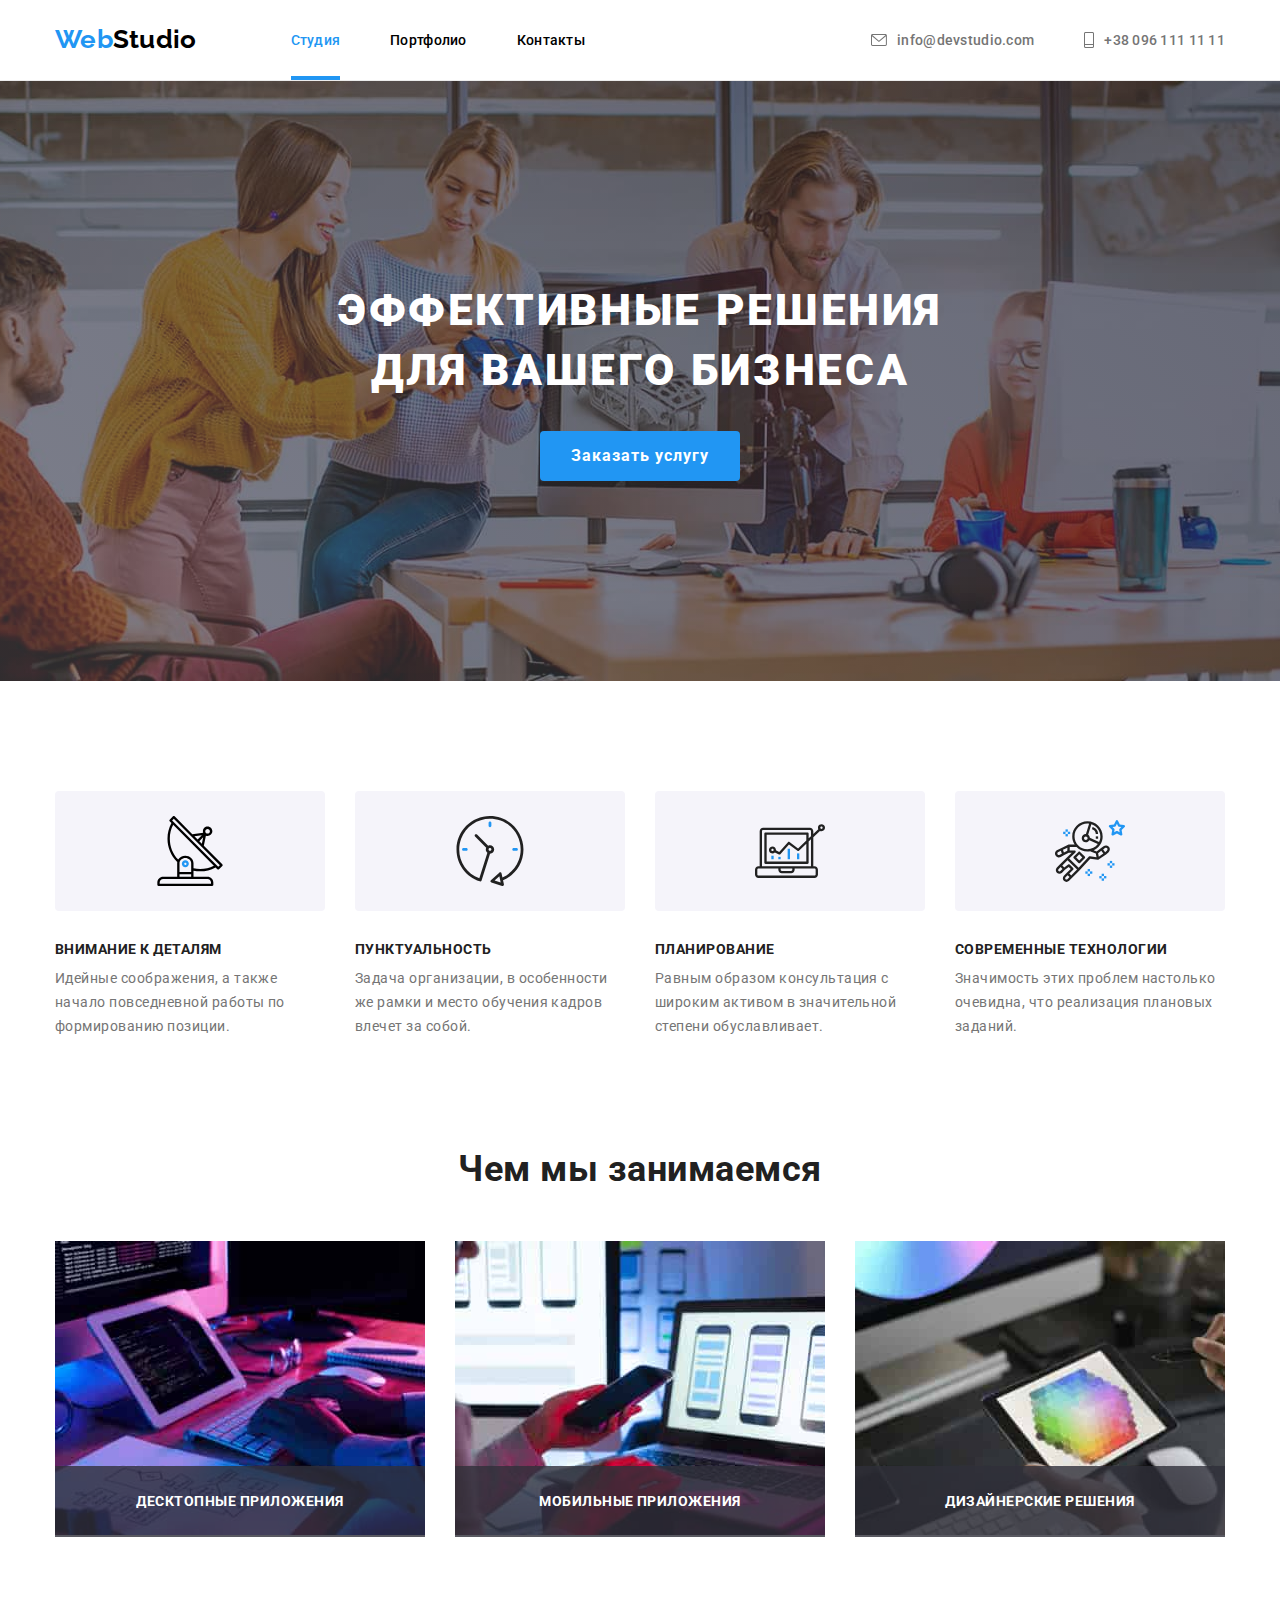
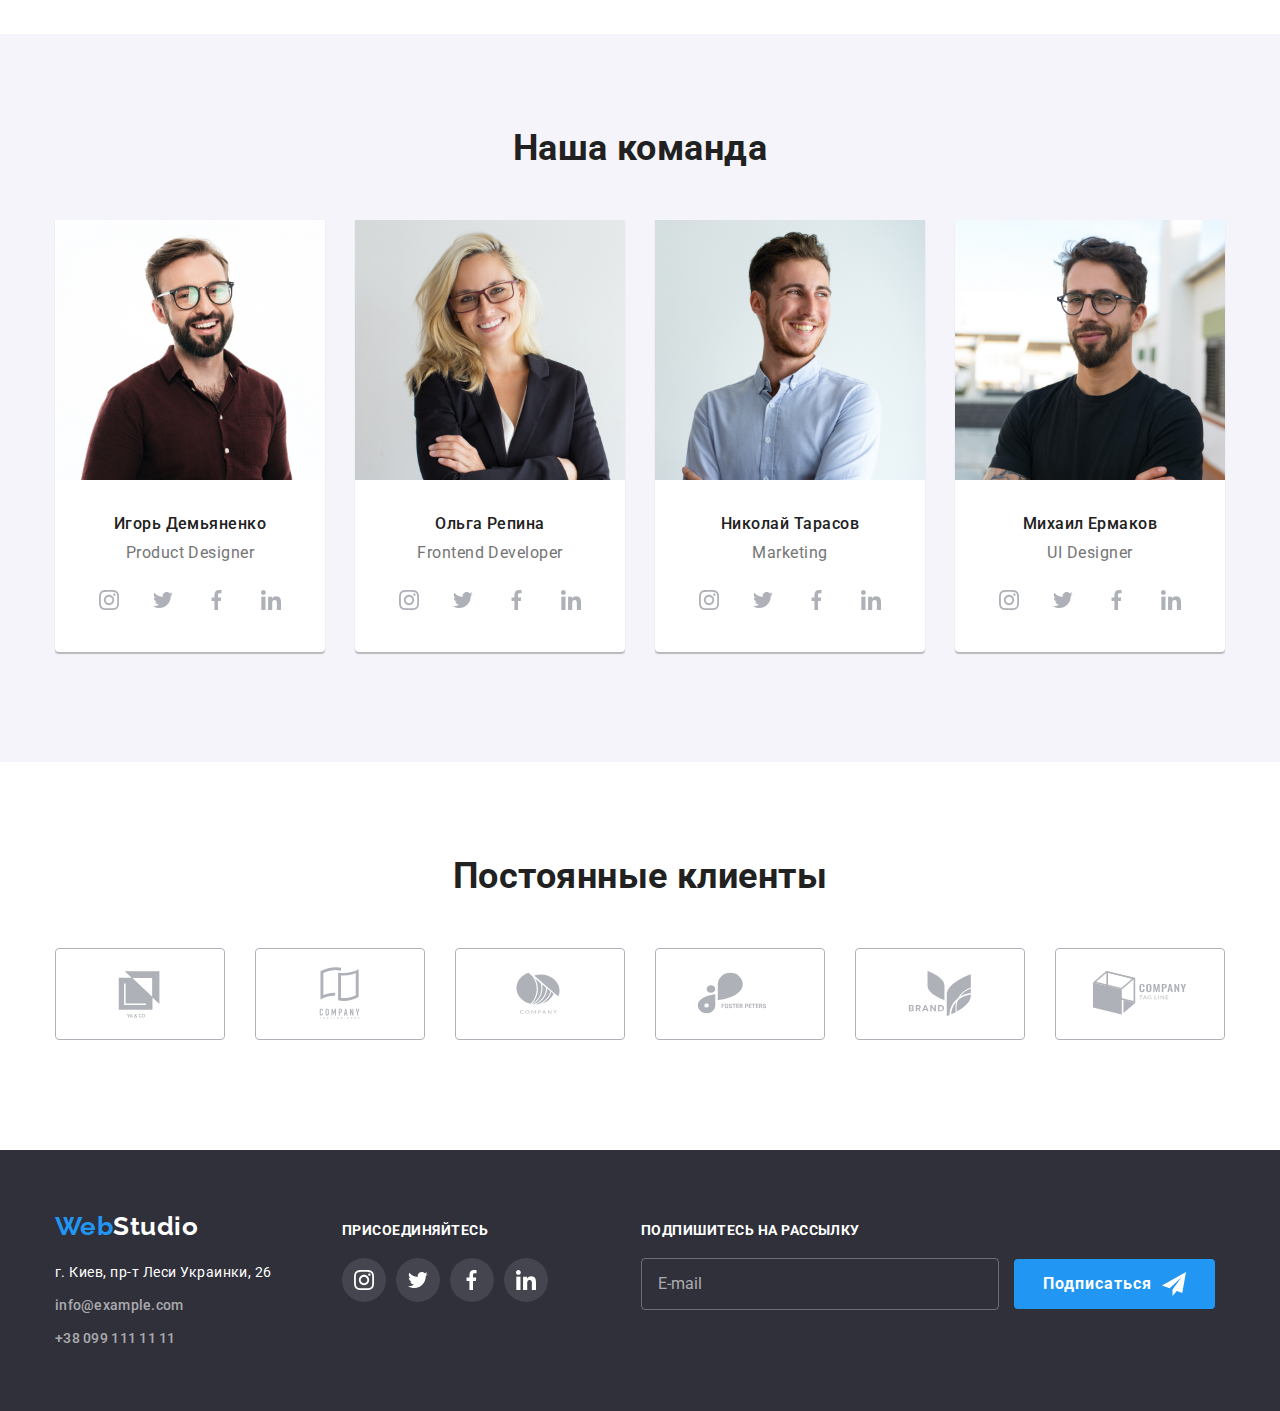
<file: index.html>
<!DOCTYPE html>
<html lang="ru">
  <head>
    <meta charset="UTF-8" />
    <meta http-equiv="X-UA-Compatible" content="IE=edge" />
    <meta name="viewport" content="width=device-width, initial-scale=1.0" />
    <title>Home work 1</title>
    
    <link rel="preconnect" href="https://fonts.gstatic.com" />
    <link
      href="https://fonts.googleapis.com/css2?family=Raleway:wght@700&family=Roboto:wght@400;500;700;900&display=swap"
      rel="stylesheet"/>
      

      <link rel="stylesheet" href="./css/main.min.css"/>
  </head>
  <body class="body">
    <header class="header">
      <div class="container">
      <nav class="navigation">
        <a class="logo" href="./index.html"><span class="word-web">Web</span>Studio</a>
        <ul class="navigation-list list">
          <li class="navigation-list__items"><a class="navigation-list__link current current" href="./index.html">Студия</a></li>
          <li class="navigation-list__items"><a class="navigation-list__link " href="./portfolio.html">Портфолио</a></li>
          <li class="navigation-list__items"><a class="navigation-list__link " href="">Контакты</a></li>
        </ul>
      </nav>
      <ul class="contact-list list">
        <li class="contact-list__item">
          <a class="contact-list__link" href="mailto:info@devstudio.com">
            <svg class="contact-list__svg-mail">
              <use href="./icon.svg/sprite.svg#sms"></use>
            </svg>
            info@devstudio.com</a>
        </li>
        <li class="contact-list__item">
          <a class="contact-list__link" href="tel:+380961111111">
            <svg class="contact-list__svg-phone">
                <use href="./icon.svg/sprite.svg#phone"></use>
              </svg>
            +38 096 111 11 11</a>
        </li>
      </ul>
      </div>
    </header>
    <main>
      <!--Наши преимущества -->
      <section class="s1-hero">
        <div class="container">
          <h1 class="s1-hero__heading">Эффективные решения для вашего бизнеса</h1>
           <button data-modal-open class="s1-hero__button" type="button">Заказать услугу</button>
         </div>
        </section>
      
        <!--main product-->
        <section class="s2 section">
          <div class="container">
        <ul class="advantages-list list">
          <li class="advantages-list__item">
            <div class="adv-icon">
              <svg class="adv-icon__svg">
                <use href="./icon.svg/sprite.svg#antenna"></use>
              </svg>
            </div>
            <h3 class="advantages-list__headings">Внимание к деталям</h3>

            <p class="advantages-list__text">
              Идейные соображения, а также начало повседневной работы по
              формированию позиции.
            </p>
          </li>

          <li class="advantages-list__item">
            <div class="adv-icon">
              <svg class="adv-icon__svg">
                <use href="./icon.svg/sprite.svg#clock"></use>
              </svg>
            </div>
            <h3 class="advantages-list__headings">Пунктуальность</h3>

            <p class="advantages-list__text">
              Задача организации, в особенности же рамки и место обучения кадров
              влечет за собой.
            </p>
          </li>
          <li class="advantages-list__item">
            <div class="adv-icon">
              <svg class="adv-icon__svg">
                <use href="./icon.svg/sprite.svg#diagram"></use>
              </svg>
            </div>
            <h3 class="advantages-list__headings">Планирование</h3>
            <p class="advantages-list__text">
              Равным образом консультация с широким активом в значительной степени обуславливает.
            </p>
          </li>

          <li class="advantages-list__item">
            <div class="adv-icon">
              <svg class="adv-icon__svg">
                <use href="./icon.svg/sprite.svg#astronaut"></use>
              </svg>
            </div>
            <h3 class="advantages-list__headings">Современные технологии</h3>

            <p class="advantages-list__text">
              Значимость этих проблем настолько очевидна, что реализация
              плановых заданий.
            </p>
          </li>
        </ul>
        </div>
      </section>

      <section class="s3 section">  
        <div class="container">
        <h2 class="section-heading">Чем мы занимаемся</h2>

        <ul class="work-type-list list">
          <li class="work-type-list__item">
            <img class="work-type-list__img" src="./image/img1.jpg" alt="Десктопные приложения" width="370" />
            <div class="work-type-list__description-div">
                <h3 class="work-type-list__description-text">Десктопные приложения</h3>
              </div>
          </li>
          <li class="work-type-list__item">
            <img class="work-type-list__img" src="./image/img2.jpg" alt="Мобильные приложения " width="370" />
            <div class="work-type-list__description-div">
                <h3 class="work-type-list__description-text">Мобильные приложения</h3>
              </div>
          </li>
          <li class="work-type-list__item">
            <img class="work-type-list__img" src="./image/img3.jpg" alt="Дизайнерские решения" width="370" />
            <div class="work-type-list__description-div">
                <h3 class="work-type-list__description-text">Дизайнерские решения</h3>
              </div>
          </li>
        </ul>
        </div>
      </section>
      <section class="s4 section">
        <div class="container">
        <h2 class="section-heading">Наша команда</h2>
        <ul class="team-list list">
            <li class="team-tile">
              <img src="./image//comand1.jpg" alt="Фото Игоря Демьяненко" width="270" />
              <div class="team-tile__text-area">
                <h3 class="team-tile__teammate-name">Игорь Демьяненко</h3>
                <p class="team-tile__position">Product Designer</p>
              </div>
              <ul class="social-list list">
                <li class="social-list__item">
                  <a class="social-list__link" href="">
                    <svg class="social-list__svg">
                      <use href="./icon.svg/sprite.svg#instagram"></use>
                    </svg>
                  </a>
                </li>
                <li class="social-list__item">
                  <a class="social-list__link" href="">
                    <svg class="social-list__svg">
                      <use href="./icon.svg/sprite.svg#twitter"></use>
                    </svg>
                  </a>
                </li>
                <li class="social-list__item">
                  <a class="social-list__link" href="">
                    <svg class="social-list__svg">
                      <use href="./icon.svg/sprite.svg#facebook"></use>
                    </svg>
                  </a>
                </li>
                <li class="social-list__item">
                  <a class="social-list__link" href="">
                    <svg class="social-list__svg">
                      <use href="./icon.svg/sprite.svg#linkedin"></use>
                    </svg>
                  </a>
                </li>
              </ul>
            </li>
            <li class="team-tile">
              <img src="./image/comand2.jpg" alt="Фото Ольги Репиной" width="270" />
              <div class="team-tile__text-area">
                <h3 class="team-tile__teammate-name">Ольга Репина</h3>
                <p class="team-tile__position">Frontend Developer</p>
              </div>
              <ul class="social-list list">
                <li class="social-list__item">
                  <a class="social-list__link" href="">
                    <svg class="social-list__svg">
                      <use href="./icon.svg/sprite.svg#instagram"></use>
                    </svg>
                  </a>
                </li>
                <li class="social-list__item">
                  <a class="social-list__link" href="">
                    <svg class="social-list__svg">
                      <use href="./icon.svg/sprite.svg#twitter"></use>
                    </svg>
                  </a>
                </li>
                <li class="social-list__item">
                  <a class="social-list__link" href="">
                    <svg class="social-list__svg">
                      <use href="./icon.svg/sprite.svg#facebook"></use>
                    </svg>
                  </a>
                </li>
                <li class="social-list__item">
                  <a class="social-list__link" href="">
                    <svg class="social-list__svg">
                      <use href="./icon.svg/sprite.svg#linkedin"></use>
                    </svg>
                  </a>
                </li>
              </ul>
            </li>
            <li class="team-tile">
              <img src="./image//comand3.jpg" alt="Фото Николая Тарасова" width="270" />
              <div class="team-tile__text-area">
                <h3 class="team-tile__teammate-name">Николай Тарасов</h3>
                <p class="team-tile__position">Marketing</p>
              </div>
              <ul class="social-list list">
                <li class="social-list__item">
                  <a class="social-list__link" href="">
                    <svg class="social-list__svg">
                      <use href="./icon.svg/sprite.svg#instagram"></use>
                    </svg>
                    
                  </a>
                </li>
                <li class="social-list__item">
                  <a class="social-list__link" href="">
                    <svg class="social-list__svg">
                      <use href="./icon.svg/sprite.svg#twitter"></use>
                    </svg>
                  </a>
                </li>
                <li class="social-list__item">
                  <a class="social-list__link" href="">
                    <svg class="social-list__svg">
                      <use href="./icon.svg/sprite.svg#facebook"></use>
                    </svg>
                  </a>
                </li>
                <li class="social-list__item">
                  <a class="social-list__link" href="">
                    <svg class="social-list__svg">
                      <use href="./icon.svg/sprite.svg#linkedin"></use>
                    </svg>
                  </a>
                </li>
              </ul>
            </li>
            <li class="team-tile">
              <img src="./image/comand4.jpg" alt="Фото Михаила Ермакова" width="270" />
              <div class="team-tile__text-area">
                <h3 class="team-tile__teammate-name">Михаил Ермаков</h3>
                <p class="team-tile__position">UI Designer</p>
              </div>
              <ul class="social-list list">
                <li class="social-list__item">
                  <a class="social-list__link" href="">
                    <svg class="social-list__svg">
                      <use href="./icon.svg/sprite.svg#instagram"></use>
                    </svg>
                  </a>
                </li>
                <li class="social-list__item">
                  <a class="social-list__link" href="">
                    <svg class="social-list__svg">
                      <use href="./icon.svg/sprite.svg#twitter"></use>
                    </svg>
                  </a>
                </li>
                <li class="social-list__item">
                  <a class="social-list__link" href="">
                    <svg class="social-list__svg">
                      <use href="./icon.svg/sprite.svg#facebook"></use>
                    </svg>
                  </a>
                </li>
                <li class="social-list__item">
                  <a class="social-list__link" href="">
                    <svg class="social-list__svg">
                      <use href="./icon.svg/sprite.svg#linkedin"></use>
                    </svg>
                </a>
              </li>
            </ul>
          </li>
        </ul>
        </div>
      </section>
      
      <section class="s5-clients section">
        <div class="container">
          <h2 class="section-heading">Постоянные клиенты</h2>
          <ul class="client-list list">
            <li>
              <a class="client-list__link" href="">
                <svg class="client-list__svg">
                  <use href="./icon.svg/sprite.svg#logo"></use>
                </svg>
              </a>
            </li>
            <li>
              <a class="client-list__link" href="">
                <svg class="client-list__svg">
                  <use href="./icon.svg/sprite.svg#logo-2"></use>
                </svg>
              </a>
            </li>
            <li>
              <a class="client-list__link" href="">
                <svg class="client-list__svg">
                  <use href="./icon.svg/sprite.svg#logo-3"></use>
                </svg>
              </a>
            </li>
            <li>
              <a class="client-list__link" href="">
                <svg class="client-list__svg">
                  <use href="./icon.svg/sprite.svg#logo-4"></use>
                </svg>
              </a>
            </li>
            <li>
              <a class="client-list__link" href="">
                <svg class="client-list__svg">
                  <use href="./icon.svg/sprite.svg#logo-5"></use>
                </svg>
              </a>
            </li>
            <li>
              <a class="client-list__link" href="">
                <svg class="client-list__svg">
                  <use href="./icon.svg/sprite.svg#logo-6"></use>
                </svg>
              </a>
            </li>
          </ul>
        </div>
      </section>
    </main>
    <footer class="footer">
      <div class="container">
        <div>
          <a class="logo" href="./index.html"><span>Web</span>Studio</a>
          <address class="address">г. Киев, пр-т Леси Украинки, 26</address>

          <ul class="contact-list list">
            <li>
              <a class="contact-list__link" href="mailto:info@example.com">info@example.com</a>
            </li>
            <li>
              <a class="contact-list__link" href="tel:+380991111111">+38 099 111 11 11</a>
            </li>
          </ul>
        </div>
        <div>
          <h2 class="align-title">присоединяйтесь</h2>
          <ul class="social-list list">
            <li class="social-list__item">
              <a class="social-list__link" href="">
                <svg class="social-list__svg">
                  <use href="./icon.svg/sprite.svg#instagram"></use>
                </svg>
              </a>
            </li>
            <li class="social-list__item">
              <a class="social-list__link" href="">
                <svg class="social-list__svg">
                  <use href="./icon.svg/sprite.svg#twitter"></use>
                </svg>
              </a>
            </li>
            <li class="social-list__item">
              <a class="social-list__link" href="">
                <svg class="social-list__svg">
                  <use href="./icon.svg/sprite.svg#facebook"></use>
                </svg>
              </a>
            </li>
            <li class="social-list__item">
              <a class="social-list__link" href="">
                <svg class="social-list__svg">
                  <use href="./icon.svg/sprite.svg#linkedin"></use>
                </svg>
              </a>
            </li>
          </ul>
        </div>
        <div class="follow">
          <h2 class="follow__title">Подпишитесь на рассылку</h2>
          <label for="email-to-follow">
            <input
              class="follow__input-email"
              type="email"
              name="email-to-follow"
              placeholder="E-mail"
            />
          </label>
          <button type="submit" class="follow__submit-button">
            Подписаться
            <svg class="follow__svg"><use href="./icon.svg/sprite2.svg#icon-follow"></use></svg>
          </button>
        </div>
      </div>
    </footer>

    <div data-modal class="modal is-hidden">
      <div class="modal-content">
        <button data-modal-close type="button" class="close-button">
          <svg class="close-button__icon-cross"><use href="./icon.svg/sprite2.svg#icon-close"></use></svg>
        </button>

        <b class="modal-content__title">Оставьте свои данные, мы вам перезвоним</b>

        <label class="modal-content__label-text modal-content__label" for="modal-imput-name"
          >Имя
          <input
            class="modal-content__imput-name modal-content__input"
            name="modal-imput-name"
            type="text"
          />
          <svg class="modal-content__input-svg">
            <use href="./icon.svg/sprite2.svg#icon-person"></use>
          </svg>
        </label>

        <label class="modal-content__label-text modal-content__label" for="modal-imput-tel"
          >Телефон
          <input
            class="modal-content__imput-tel modal-content__input"
            type="tel"
            name="modal-imput-tel"
          />
          <svg class="modal-content__input-svg">
            <use href="./icon.svg/sprite2.svg#icon-tell"></use>
          </svg>
        </label>

        <label class="modal-content__label-text modal-content__label" for="modal-imput-email"
          >Почта
          <input
            type="email"
            class="modal-content__imput-email modal-content__input"
            name="modal-imput-email"
          />
          <svg class="modal-content__input-svg">
            <use href="./icon.svg/sprite2.svg#icon-mail"></use>
          </svg>
        </label>

        <label class="modal-content__label-text" for="modal-comment">
          Комментарий
          <textarea
            class="modal-content__comment-area"
            name="modal-comment"
            placeholder="Введите текст"
          ></textarea>
        </label>

        <label class="modal-content__policy-label" for="modal-policy-check">
          <input
            class="modal-content__policy-check"
            type="checkbox"
            name="modal-policy-check"
            id="modal-policy-check"
          />
          <svg class="modal-content__policy-checkbox">
            <use href="./icon.svg/sprite2.svg#icon-yess"></use>
          </svg>
          Соглашаюсь с рассылкой и принимаю
          <a class="modal-content__link-policy" href=""> Условия договора</a>
        </label>

        <button class="modal-content__send-button" type="submit">Отправить</button>
      </div>
    </div>
    <script src="./js/modal.js"></script>
  </body>
</html>
</file>
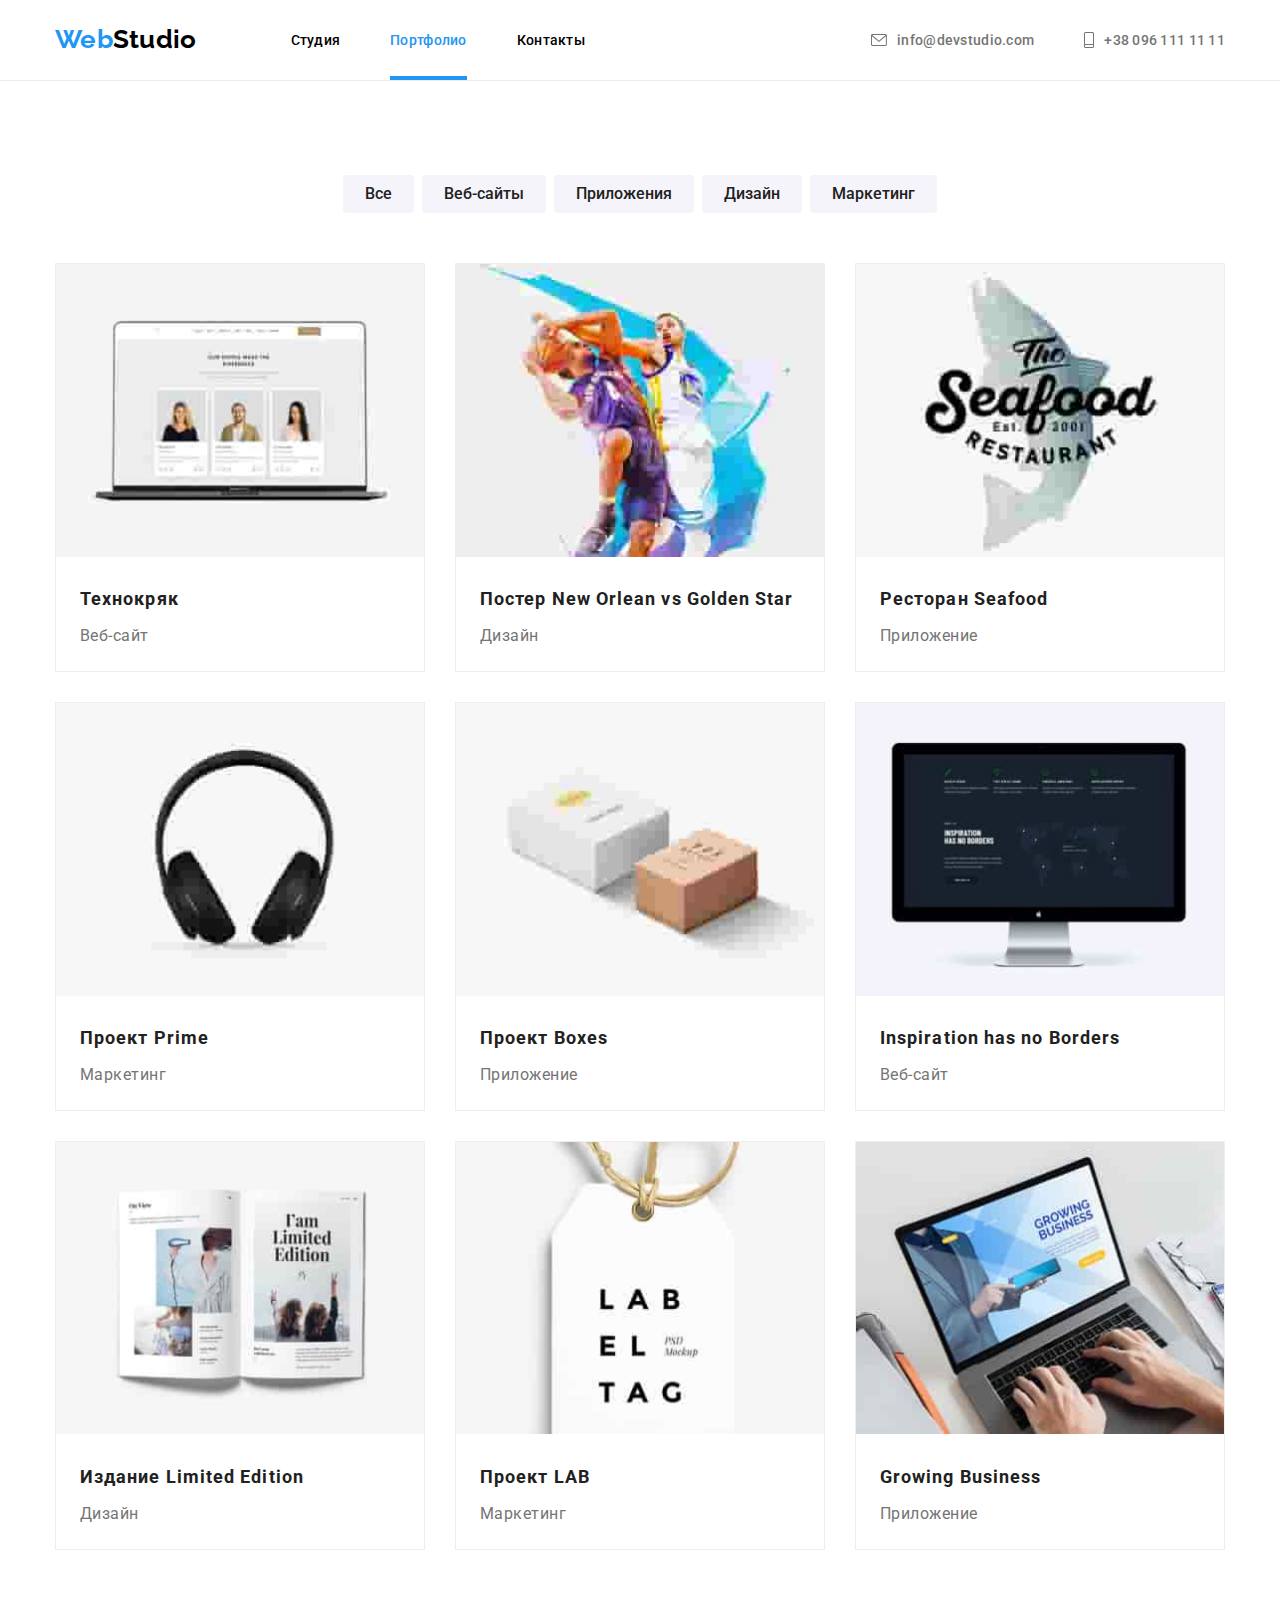
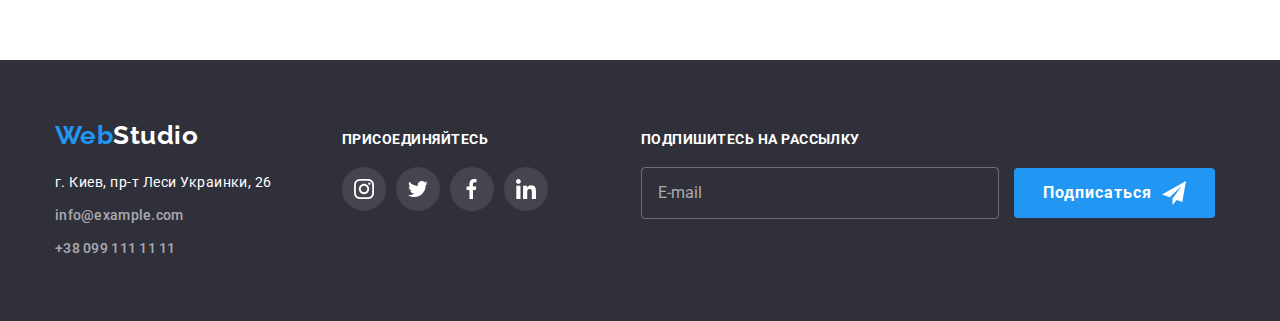
<file: portfolio.html>
<!DOCTYPE html>
<html lang="ru">
  <head>
    <meta charset="UTF-8" />
    <meta http-equiv="X-UA-Compatible" content="IE=edge" />
    <meta name="viewport" content="width=device-width, initial-scale=1.0" />
    <title>Portfolio</title>
    <link rel="preconnect" href="https://fonts.gstatic.com" />
    <link
      href="https://fonts.googleapis.com/css2?family=Raleway:wght@700&family=Roboto:wght@400;500;700&display=swap"
      rel="stylesheet"
    />
    
    <link rel="stylesheet" href="./css/main.min.css" />
    </head>
  <body class="body">
   <header class="header">
      <div class="container">
      <nav class="navigation">
        <a class="logo" href="./index.html"><span class="logotype">Web</span>Studio</a>
        <ul class="navigation-list list">
          <li class="navigation-list__items"><a class="navigation-list__link" href="./index.html">Студия</a></li>
          <li class="navigation-list__items"><a class="navigation-list__link current" href="./portfolio.html">Портфолио</a></li>
          <li class="navigation-list__items"><a class="navigation-list__link" href="">Контакты</a></li>
        </ul>
      </nav>
      <ul class="contact-list list">
        <li class="contact-list__item">
          <a class="contact-list__link" href="mailto:info@devstudio.com">
            <svg class="contact-list__svg-mail">
              <use href="./icon.svg/sprite.svg#sms"></use>
            </svg>info@devstudio.com</a>
        </li>
        <li class="contact-list__item">
          <a class="contact-list__link" href="tel:+380961111111">
            <svg class="contact-list__svg-phone">
              <use href="./icon.svg/sprite.svg#phone"></use>
            </svg>
            +38 096 111 11 11</a>
        </li>
      </ul>
      </div>
       </header>
    
    <main>
    
        <section class="section">
          <div class="container">
          <!--<h1> Наш продукт </h1>-->
          <ul class="filter-button-list list">
            <li> <button type="button" class="filter-button-list__button">Все</button></li>
            <li><button type="button" class="filter-button-list__button">Веб-сайты</button></li>
            <li><button type="button" class="filter-button-list__button">Приложения</button></li>
            <li><button type="button" class="filter-button-list__button">Дизайн</button></li>
            <li><button type="button" class="filter-button-list__button">Маркетинг</button></li>
          </ul>
          <!--features-->
          <ul class="portfolio-list list">
            <li class="portfolio-list__item">
              <a class="portfolio-list__link" href="">
                <div class="portfolio-list__item-container">
                  <div class="portfolio-list__img-wrapper-positioner">
              <img class="portfolio-list__img" src="./image/img11-2.jpg" alt="Монитор" width="370" />
               <div class="portfolio-list__hover-wrapper">
                      <p class="portfolio-list__item-description">
                        Технокряк это современная площадка распространения коронавируса. Компании
                        используют эту платформу для цифрового шпионажа и атак на защищённые сервера
                        конкурентов.
                      </p>
                    </div>
                    </div>
              <div class="portfolio-list__item-textarea">
              <h2 class="portfolio-list__project-name">Технокряк</h2>
              <p class="portfolio-list__project-type">Веб-сайт</p>
              </div>
              </div>
              </a>
            </li>
            <li class="portfolio-list__item">
              <a class="portfolio-list__link" href="">
                <div class="portfolio-list__item-container">
                  <div class="portfolio-list__img-wrapper-positioner">
              <img class="portfolio-list__img" src="./image/img22.jpg" alt="баскетбол" width="370" />
               <div class="portfolio-list__hover-wrapper">
                      <p class="portfolio-list__item-description">
                        Технокряк это современная площадка распространения коронавируса. Компании
                        используют эту платформу для цифрового шпионажа и атак на защищённые сервера
                        конкурентов.
                      </p>
                    </div>
                    </div>

              <div class="portfolio-list__item-textarea">

              <h3 class="portfolio-list__project-name">Постер New Orlean vs Golden Star</h3>
              

              <p class="portfolio-list__project-type">Дизайн</p>
              </div>
              </div>
              </a>
            </li>

            <li class="portfolio-list__item">
              <a class="portfolio-list__link" href="">
                <div class="portfolio-list__item-container">
                  <div class="portfolio-list__img-wrapper-positioner">
                    <img
                      class="portfolio-list__img" src="./image/img33.jpg" alt="ресторан" width="370" />
              <div class="portfolio-list__hover-wrapper">
                      <p class="portfolio-list__item-description">
                        Технокряк это современная площадка распространения коронавируса. Компании
                        используют эту платформу для цифрового шпионажа и атак на защищённые сервера
                        конкурентов.
                      </p>
                    </div>
                  </div>
                  <div class="portfolio-list__item-textarea">
                    <h2 class="portfolio-list__project-name">Ресторан Seafood</h2>
                    <p class="portfolio-list__project-type">Приложение</p>
                  </div>
                </div>
              </a>
            </li>
            <li class="portfolio-list__item">
              <a class="portfolio-list__link" href="">
                <div class="portfolio-list__item-container">
                  <div class="portfolio-list__img-wrapper-positioner">
              <img class="portfolio-list__img" src="./image/img4.jpg" alt="наушники" width="370" />
               <div class="portfolio-list__hover-wrapper">
                      <p class="portfolio-list__item-description">
                        Технокряк это современная площадка распространения коронавируса. Компании
                        используют эту платформу для цифрового шпионажа и атак на защищённые сервера
                        конкурентов.
                      </p>
                    </div>
                  </div>
                  <div class="portfolio-list__item-textarea">
                    <h2 class="portfolio-list__project-name">Проект Prime</h2>
                    <p class="portfolio-list__project-type">Маркетинг</p>
                  </div>
                </div>
              </a>
            </li>
            <li class="portfolio-list__item">
              <a class="portfolio-list__link" href="">
                <div class="portfolio-list__item-container">
                  <div class="portfolio-list__img-wrapper-positioner">
              <img class="portfolio-list__img" src="./image/img43.jpg" alt="кубики" width="370" />
               <div class="portfolio-list__hover-wrapper">
                      <p class="portfolio-list__item-description">
                        Технокряк это современная площадка распространения коронавируса. Компании
                        используют эту платформу для цифрового шпионажа и атак на защищённые сервера
                        конкурентов.
                      </p>
                    </div>
                  </div>
                  <div class="portfolio-list__item-textarea">
                    <h2 class="portfolio-list__project-name">Проект Boxes</h2>
                    <p class="portfolio-list__project-type">Приложение</p>
                  </div>
                </div>
              </a>
            </li>
            <li class="portfolio-list__item">
              <a class="portfolio-list__link" href="">
                <div class="portfolio-list__item-container">
                  <div class="portfolio-list__img-wrapper-positioner">
              <img class="portfolio-list__img" src="./image/img42.jpg" alt="монитор" width="370" />
              <div class="portfolio-list__hover-wrapper">
                      <p class="portfolio-list__item-description">
                        Технокряк это современная площадка распространения коронавируса. Компании
                        используют эту платформу для цифрового шпионажа и атак на защищённые сервера
                        конкурентов.
                      </p>
                    </div>
                  </div>
                  <div class="portfolio-list__item-textarea">
                    <h2 class="portfolio-list__project-name">Inspiration has no Borders</h2>
                    <p class="portfolio-list__project-type">Веб-сайт</p>
                  </div>
                </div>
              </a>
            </li>
            <li class="portfolio-list__item">
              <a class="portfolio-list__link" href="">
                <div class="portfolio-list__item-container">
                  <div class="portfolio-list__img-wrapper-positioner">
              <img  class="portfolio-list__img" src="./image/img44.jpg" alt="журнал" width="370" />
               <div class="portfolio-list__hover-wrapper">
                      <p class="portfolio-list__item-description">
                        Технокряк это современная площадка распространения коронавируса. Компании
                        используют эту платформу для цифрового шпионажа и атак на защищённые сервера
                        конкурентов.
                      </p>
                    </div>
                  </div>
                  <div class="portfolio-list__item-textarea">
                    <h2 class="portfolio-list__project-name">Издание Limited Edition</h2>
                    <p class="portfolio-list__project-type">Дизайн</p>
                  </div>
                </div>
              </a>
            </li>
            <li class="portfolio-list__item">
              <a class="portfolio-list__link" href="">
                <div class="portfolio-list__item-container">
                  <div class="portfolio-list__img-wrapper-positioner">
              <img class="portfolio-list__img" src="./image/img45.jpg" alt="бирка" width="370" />
               <div class="portfolio-list__hover-wrapper">
                      <p class="portfolio-list__item-description">
                        Технокряк это современная площадка распространения коронавируса. Компании
                        используют эту платформу для цифрового шпионажа и атак на защищённые сервера
                        конкурентов.
                      </p>
                    </div>
                  </div>
                  <div class="portfolio-list__item-textarea">
                    <h2 class="portfolio-list__project-name">Проект LAB</h2>
                    <p class="portfolio-list__project-type">Маркетинг</p>
                  </div>
                </div>
              </a>
            </li>
            <li class="portfolio-list__item">
              <a class="portfolio-list__link" href="">
                <div class="portfolio-list__item-container">
                  <div class="portfolio-list__img-wrapper-positioner">
                  
              <img class="portfolio-list__img" src="./image/img46.jpg" alt="ноутбук" width="370" />
               <div class="portfolio-list__hover-wrapper">
                      <p class="portfolio-list__item-description">
                        Технокряк это современная площадка распространения коронавируса. Компании
                        используют эту платформу для цифрового шпионажа и атак на защищённые сервера
                        конкурентов.
                      </p>
                    </div>
                  </div>
                  <div class="portfolio-list__item-textarea">
                    <h2 class="portfolio-list__project-name">Growing Business</h2>
                    <p class="portfolio-list__project-type">Приложение</p>
              </div>
              </div>
              </a>
            </li>
          </ul>
          </div>
        </section>
      
    </main>

    <!--main address-->

     <footer class="footer">
      <div class="container">
        <div>
          <a class="logo" href="./index.html"><span>Web</span>Studio</a>
          <address class="address">г. Киев, пр-т Леси Украинки, 26</address>

          <ul class="contact-list list">
            <li>
              <a class="contact-list__link" href="mailto:info@example.com">info@example.com</a>
            </li>
            <li>
              <a class="contact-list__link" href="tel:+380991111111">+38 099 111 11 11</a>
            </li>
          </ul>
        </div>
        <div>
          <h2 class="align-title">присоединяйтесь</h2>
          <ul class="social-list list">
            <li class="social-list__item">
              <a class="social-list__link" href="">
                <svg class="social-list__svg">
                  <use href="./icon.svg/sprite.svg#instagram"></use>
                </svg>
              </a>
            </li>
            <li class="social-list__item">
              <a class="social-list__link" href="">
                <svg class="social-list__svg">
                  <use href="./icon.svg/sprite.svg#twitter"></use>
                </svg>
              </a>
            </li>
            <li class="social-list__item">
              <a class="social-list__link" href="">
                <svg class="social-list__svg">
                  <use href="./icon.svg/sprite.svg#facebook"></use>
                </svg>
              </a>
            </li>
            <li class="social-list__item">
              <a class="social-list__link" href="">
                <svg class="social-list__svg">
                  <use href="./icon.svg/sprite.svg#linkedin"></use>
                </svg>
              </a>
            </li>
          </ul>
        </div>
        <div class="follow">
          <h2 class="follow__title">Подпишитесь на рассылку</h2>
          <label for="email-to-follow">
            <input
              class="follow__input-email"
              type="email"
              name="email-to-follow"
              placeholder="E-mail"
            />
          </label>
          <button type="submit" class="follow__submit-button">
            Подписаться
            <svg class="follow__svg"><use href="./icon.svg/sprite2.svg#icon-follow"></use></svg>
          </button>
        </div>
      </div>
    </footer>
  </body>
</html>
</file>
<file: css/main.min.css>
/*! modern-normalize v1.1.0 | MIT License | https://github.com/sindresorhus/modern-normalize */*,::before,::after{box-sizing:border-box}html{-moz-tab-size:4;tab-size:4}html{line-height:1.15;-webkit-text-size-adjust:100%}body{margin:0}body{font-family:system-ui,-apple-system,"Segoe UI",Roboto,Helvetica,Arial,sans-serif,"Apple Color Emoji","Segoe UI Emoji"}hr{height:0;color:inherit}abbr[title]{text-decoration:underline dotted}b,strong{font-weight:bolder}code,kbd,samp,pre{font-family:ui-monospace, SFMono-Regular, Consolas, 'Liberation Mono', Menlo, monospace;font-size:1em}small{font-size:80%}sub,sup{font-size:75%;line-height:0;position:relative;vertical-align:baseline}sub{bottom:-0.25em}sup{top:-0.5em}table{text-indent:0;border-color:inherit}button,input,optgroup,select,textarea{font-family:inherit;font-size:100%;line-height:1.15;margin:0}button,select{text-transform:none}button,[type='button'],[type='reset'],[type='submit']{-webkit-appearance:button}::-moz-focus-inner{border-style:none;padding:0}:-moz-focusring{outline:1px dotted ButtonText}:-moz-ui-invalid{box-shadow:none}legend{padding:0}progress{vertical-align:baseline}::-webkit-inner-spin-button,::-webkit-outer-spin-button{height:auto}[type='search']{-webkit-appearance:textfield;outline-offset:-2px}::-webkit-search-decoration{-webkit-appearance:none}::-webkit-file-upload-button{-webkit-appearance:button;font:inherit}summary{display:list-item}:root{--main-font-color: #757575;--white: #fff;--accent-color: #2196f3;--black: #212121;--hero-background: #2f303a;--header-border: #ececec solid 1px;--portf-tile-border: #eee solid 1px;--footer-contacts: #ffffff99;--tm-social-clients: #afb1b8}.body{font-family:'Roboto', sans-serif;font-style:normal;color:var(--main-font-color);letter-spacing:0.03em;margin:0 auto}.container{width:1200px;margin:0 auto;padding:0 15px}.section{padding-top:94px;padding-bottom:94px}.list{list-style:none;padding-left:0}.modal{opacity:1;transition:opacity 250ms cubic-bezier(0.4, 0, 0.2, 1);position:fixed;top:0;left:0;width:100vw;height:100vh;background-color:#00000033}.modal-content{background:#fff;max-width:528px;width:100%;position:absolute;top:50%;left:50%;transform:translate(-50%, -50%);border-radius:4px;padding:40px}.modal-content__title{display:block;font-size:20px;line-height:1.15;text-align:center;color:var(--black);margin-bottom:12px}.modal-content__label-text{font-size:12px;line-height:1.166;letter-spacing:0.01em}.modal-content__input{width:448px;padding-left:40px;padding-top:11px;padding-bottom:11px}.modal-content__label{position:relative;margin-bottom:10px;display:inline-block}.modal-content__input-svg{width:18px;height:18px;fill:var(--black);position:absolute;bottom:10px;left:12px;transition:fill 250ms cubic-bezier(0.4, 0, 0.2, 1)}.modal-content__comment-area{resize:none;width:448px;height:120px;padding:12px 16px;margin-bottom:20px}.modal-content__input,.modal-content__comment-area{margin-top:4px;border-radius:4px;border:1px solid #21212133}.modal-content__policy-label{font-size:14px;line-height:1.714;display:flex;align-items:center;margin-bottom:30px}.modal-content__policy-checkbox{width:16px;height:15px;border:2px solid var(--black);border-radius:2px;margin-right:9px;margin-left:8px;cursor:pointer;transition:background-color 250ms cubic-bezier(0.4, 0, 0.2, 1);transition:border-color 250ms cubic-bezier(0.4, 0, 0.2, 1)}.modal-content__send-button{background-color:var(--accent-color);border-radius:4px;border:none;padding:10px 55px;font-size:16px;line-height:1.875;letter-spacing:0.06em;color:var(--white);display:block;margin:0 auto;cursor:pointer;transition:background-color 250ms cubic-bezier(0.4, 0, 0.2, 1)}.close-button{position:absolute;top:8px;right:8px;border:1px solid #0000001a;border-radius:50%;display:flex;padding:6px;justify-content:center;align-items:center;background-color:var(--white);cursor:pointer;transition:fill 250ms cubic-bezier(0.4, 0, 0.2, 1)}.close-button__icon-cross{width:18px;height:18px}.close-button:hover,.close-button:focus{fill:var(--accent-color)}.is-hidden{visibility:hidden;opacity:0;pointer-events:none}.modal-content__input:focus-within+.modal-content__input-svg{fill:var(--accent-color)}.modal-content__input:focus{outline:none;fill:var(--accent-color);border-color:var(--accent-color)}.modal-content__comment-area::placeholder{color:#75757580}.modal-content__comment-area:focus{outline:none;fill:var(--accent-color);border-color:var(--accent-color)}.modal-content__input-svg:focus{outline:none;fill:var(--accent-color);border-color:var(--accent-color)}.modal-content__policy-check{display:none}.modal-content__policy-check:checked+.modal-content__policy-checkbox{background-color:var(--accent-color);border-color:var(--accent-color)}.modal-content__link-policy{color:var(--accent-color);margin-left:3px}.modal-content__send-button:focus,.modal-content__send-button:hover{background-color:#188ce8}.logo{color:#000;text-decoration:none;font-family:'Raleway', sans-serif;font-weight:700;font-size:26px;line-height:1.1738}.logo>span{color:var(--accent-color)}.header{border-bottom:var(--header-border)}.header .container{display:flex;justify-content:space-between;align-items:center}.header .logo{padding-top:24px;padding-bottom:25px;display:inline-block;margin-right:94px}.header .contact-list__link{padding-top:32px;padding-bottom:32px;display:inline-block}.header .contact-list{margin:0;display:flex}.header .contact-list__item{display:inline-block;margin-left:50px}.header .contact-list__link{display:flex;align-items:center}.navigation{font-weight:500;font-size:14px;line-height:1.172;letter-spacing:0.02em;display:flex}.navigation-list{margin:0;display:flex}.navigation-list__items{margin-right:50px}.navigation-list__link{padding-top:32px;padding-bottom:32px;display:inline-block;position:relative;color:#000;transition:color 250ms cubic-bezier(0.4, 0, 0.2, 1);text-decoration:none}.navigation-list__link::after{content:'';position:absolute;bottom:0;left:0;height:4px;width:0;background-color:var(--accent-color);transition:width 250ms cubic-bezier(0.4, 0, 0.2, 1)}.contact-list__link{color:inherit;font-weight:500;font-size:14px;line-height:16px;letter-spacing:0.02em;transition:color 250ms cubic-bezier(0.4, 0, 0.2, 1);text-decoration:none}.contact-list__svg-mail,.contact-list__svg-phone{display:inline-block;fill:currentColor;margin-right:10px;transition:fill 250ms cubic-bezier(0.4, 0, 0.2, 1)}.contact-list__svg-mail{width:16px;height:12px}.contact-list__svg-phone{width:10px;height:16px}.navigation-list__link:focus::after,.navigation-list__link:hover::after{width:100%}.navigation-list__link:hover,.navigation-list__link:focus{color:var(--accent-color)}.contact-list__link:focus,.contact-list__link:hover{color:var(--accent-color)}.current{color:var(--accent-color);text-decoration:inherit}.current::after{width:100%}.s1-hero{background:linear-gradient(45deg, rgba(116,117,122,0.4), rgba(47,48,58,0.4)),url(../image/Img155.jpg);background-size:1600px;background-repeat:no-repeat;background-position:center;padding-top:200px;padding-bottom:200px}.s1-hero__heading{color:var(--white);font-weight:900;font-size:44px;line-height:1.363;letter-spacing:0.06em;text-transform:uppercase;text-align:center;width:694px;margin:0 auto 30px}.s1-hero__button{border:none;width:200px;height:50px;border-radius:4px;background-color:var(--accent-color);color:var(--white);font-weight:700;font-size:16px;line-height:1.875;letter-spacing:0.06em;display:block;margin:0 auto;cursor:pointer;transition:background-color 250ms cubic-bezier(0.4, 0, 0.2, 1)}.s1-hero__button:focus,.s1-hero__button:hover{background-color:#188ce8}.advantages-list{display:flex}.advantages-listitem{width:270px}.advantages-list li:not(:last-child){margin-right:30px}.advantages-list__headings{color:var(--black);font-weight:700;font-size:14px;line-height:1.1428;text-transform:uppercase;margin-top:0;margin-bottom:10px}.advantages-list__text{font-size:14px;line-height:1.714;margin:0}.adv-icon{display:flex;justify-content:center;align-items:center;width:270px;height:120px;background-color:#f5f4fa;margin-bottom:30px;border-radius:4px}.adv-icon__svg{width:70px;height:70px}.s3{padding-top:0}.section-heading{color:var(--black);font-size:36px;line-height:1.166;margin-bottom:50px;text-align:center;margin-top:0}.work-type-list{display:flex;margin:0;padding:0}.work-type-list__item{display:inline-block;position:relative}.work-type-list li:not(:last-child){margin-right:30px}.work-type-list__description-div{background-color:#2f303acc;margin:0;position:absolute;width:370px;bottom:3px}.work-type-list__description-text{font-size:14px;line-height:1.172;text-align:center;text-transform:uppercase;color:var(--white);padding:27px 0;margin:0}.s4{background-color:#f5f4fa}.team-list{display:flex}.team-list li:not(:last-child){margin-right:30px}.team-list .social-list .social-list__item{margin-right:0}.team-tile{background-color:var(--white);border-bottom-left-radius:4px;border-bottom-right-radius:4px;width:270px;text-align:center;display:inline-block;box-shadow:0 2px 1px #00000040}.team-tile__text-area{padding-top:30px;padding-bottom:16px}.team-tile__teammate-name{color:var(--black);font-weight:500;font-size:16px;line-height:1.1875;margin-bottom:10px;margin-top:0}.team-tile__position{font-size:16px;line-height:1.1875;margin-top:0;margin-bottom:0}.social-list{display:flex;padding:0 32px 30px;justify-content:space-between}.social-list__item .social-list__link{display:flex;width:44px;height:44px;border-radius:50%;justify-content:center;align-items:center;fill:var(--tm-social-clients);background-color:#ffffff1a;transition:background-color 250ms cubic-bezier(0.4, 0, 0.2, 1)}.social-list__item .social-list__link:focus,.social-list__item .social-list__link:hover{fill:var(--white);background-color:var(--accent-color)}.social-list__svg{height:20px;width:20px;transition:fill 250ms cubic-bezier(0.4, 0, 0.2, 1)}.client-list{display:flex;justify-content:space-between}.client-list__link{width:170px;height:92px;border:solid 1px var(--tm-social-clients);border-radius:4px;fill:var(--tm-social-clients);display:flex;justify-content:center;align-items:center;transition:border-color 250ms cubic-bezier(0.4, 0, 0.2, 1)}.client-list__svg{width:106px;height:60px;transition:fill 250ms cubic-bezier(0.4, 0, 0.2, 1)}.client-list__link:focus,.client-list__link:hover{border-color:var(--accent-color);fill:var(--accent-color)}.footer{background-color:#2f303a;font-size:14px;line-height:1.714;padding-top:60px;padding-bottom:60px}.footer .container{display:flex;justify-content:start;align-items:baseline}.footer .logo{color:var(--white);display:block;margin-bottom:20px}.footer .contact-list{margin:0;display:block}.footer .contact-list__link{color:var(--footer-contacts)}.footer .social-list{display:flex;margin-left:70px;padding:0;margin-top:0}.footer .social-list li:not(:last-child){margin-right:10px}.footer .social-list__svg{fill:var(--white)}.contact-list__link:focus,.contact-list__link:hover{transition:color 250ms cubic-bezier(0.4, 0, 0.2, 1);color:var(--accent-color)}.social-list li:not(:last-child){margin-right:10px}.footer .contact-list li:not(:last-child){margin-bottom:9px}.address{color:var(--white);font-style:normal;margin-bottom:9px}.align-title{color:var(--white);font-size:14px;line-height:1.143;text-transform:uppercase;display:inline-block;margin-left:70px;margin-bottom:20px}.follow{margin-left:93px}.follow__title{color:var(--white);font-size:14px;line-height:1.143;text-transform:uppercase;margin-bottom:20px}.follow__input-email{display:inline-block;background-color:inherit;border-radius:4px;width:358px;border:1px solid #ffffff4d;font-size:16px;line-height:1.25;padding:15px 16px;color:#ffffff99}.follow__submit-button{display:inline-flex;font-weight:bold;font-size:16px;line-height:30px;letter-spacing:0.06em;align-items:center;padding:10px 29px;border-radius:4px;background-color:var(--accent-color);border:none;margin-left:12px;color:var(--white);transition:background-color 250ms cubic-bezier(0.4, 0, 0.2, 1)}.follow__svg{width:24px;height:24px;fill:var(--white);margin-left:10px}.follow__input-email:focus{outline:none;border-color:var(--accent-color)}.follow__input-email::placeholder{font-size:16px;line-height:1.25;color:#ffffff99}.follow__submit-button:focus,.follow__submit-button:hover{background-color:#188ce8}.filter-button-list{display:flex;justify-content:center;margin-top:0;margin-bottom:50px}.filter-button-list li:not(:last-child){margin-right:8px}.filter-button-list__button{color:var(--black);font-weight:500;font-size:16px;line-height:1.625;background-color:#f5f4fa;border:none;border-radius:4px;padding:6px 22px;cursor:pointer;transition:background-color 250ms cubic-bezier(0.4, 0, 0.2, 1);transition:color 250ms cubic-bezier(0.4, 0, 0.2, 1);transition:box-shadow 250ms cubic-bezier(0.4, 0, 0.2, 1)}.filter-button-list__button:focus,.filter-button-list__button:hover{background-color:var(--accent-color);color:var(--white);box-shadow:0px 3px 1px rgba(0,0,0,0.1),0px 1px 2px rgba(0,0,0,0.08),0px 2px 2px rgba(0,0,0,0.12)}.portfolio-list{display:flex;flex-flow:row wrap;justify-content:space-between;margin-left:-30px;margin-top:-30px;padding:0;flex-basis:auto}.portfolio-list__link{text-decoration:inherit}.portfolio-list__img{max-width:100%}.portfolio-list__item{width:370px;padding:0;border:var(--portf-tile-border);margin-left:30px;margin-top:30px}.portfolio-list__item-textarea{padding:20px 24px}.portfolio-list__project-name{color:var(--black);font-size:18px;line-height:2;letter-spacing:0.06em;margin:0;margin-bottom:4px}.portfolio-list__project-type{font-size:16px;line-height:1.875;margin:0;color:var(--main-font-color)}.portfolio-list__item-container{transition:box-shadow 250ms cubic-bezier(0.4, 0, 0.2, 1)}.portfolio-list__img-wrapper-positioner{position:relative;overflow:hidden}.portfolio-list__hover-wrapper{display:flex;align-items:center;padding-left:24px;padding-right:24px;position:absolute;height:100%;width:100%;background-color:#2196f3e6;color:var(--white);font-size:18px;line-height:1.555;top:0;transform:translateY(200%);transition:transform 250ms cubic-bezier(0.4, 0, 0.2, 1)}.portfolio-list__item-description{margin:0}.portfolio-list__item-container:focus,.portfolio-list__item-container:hover{box-shadow:0px 1px 1px rgba(0,0,0,0.12),0px 4px 4px rgba(0,0,0,0.06),1px 4px 6px rgba(0,0,0,0.16)}.portfolio-list__item-container:focus .portfolio-list__hover-wrapper,.portfolio-list__item-container:hover .portfolio-list__hover-wrapper{transform:translateY(0)}
/*# sourceMappingURL=main.min.css.map */
</file>
